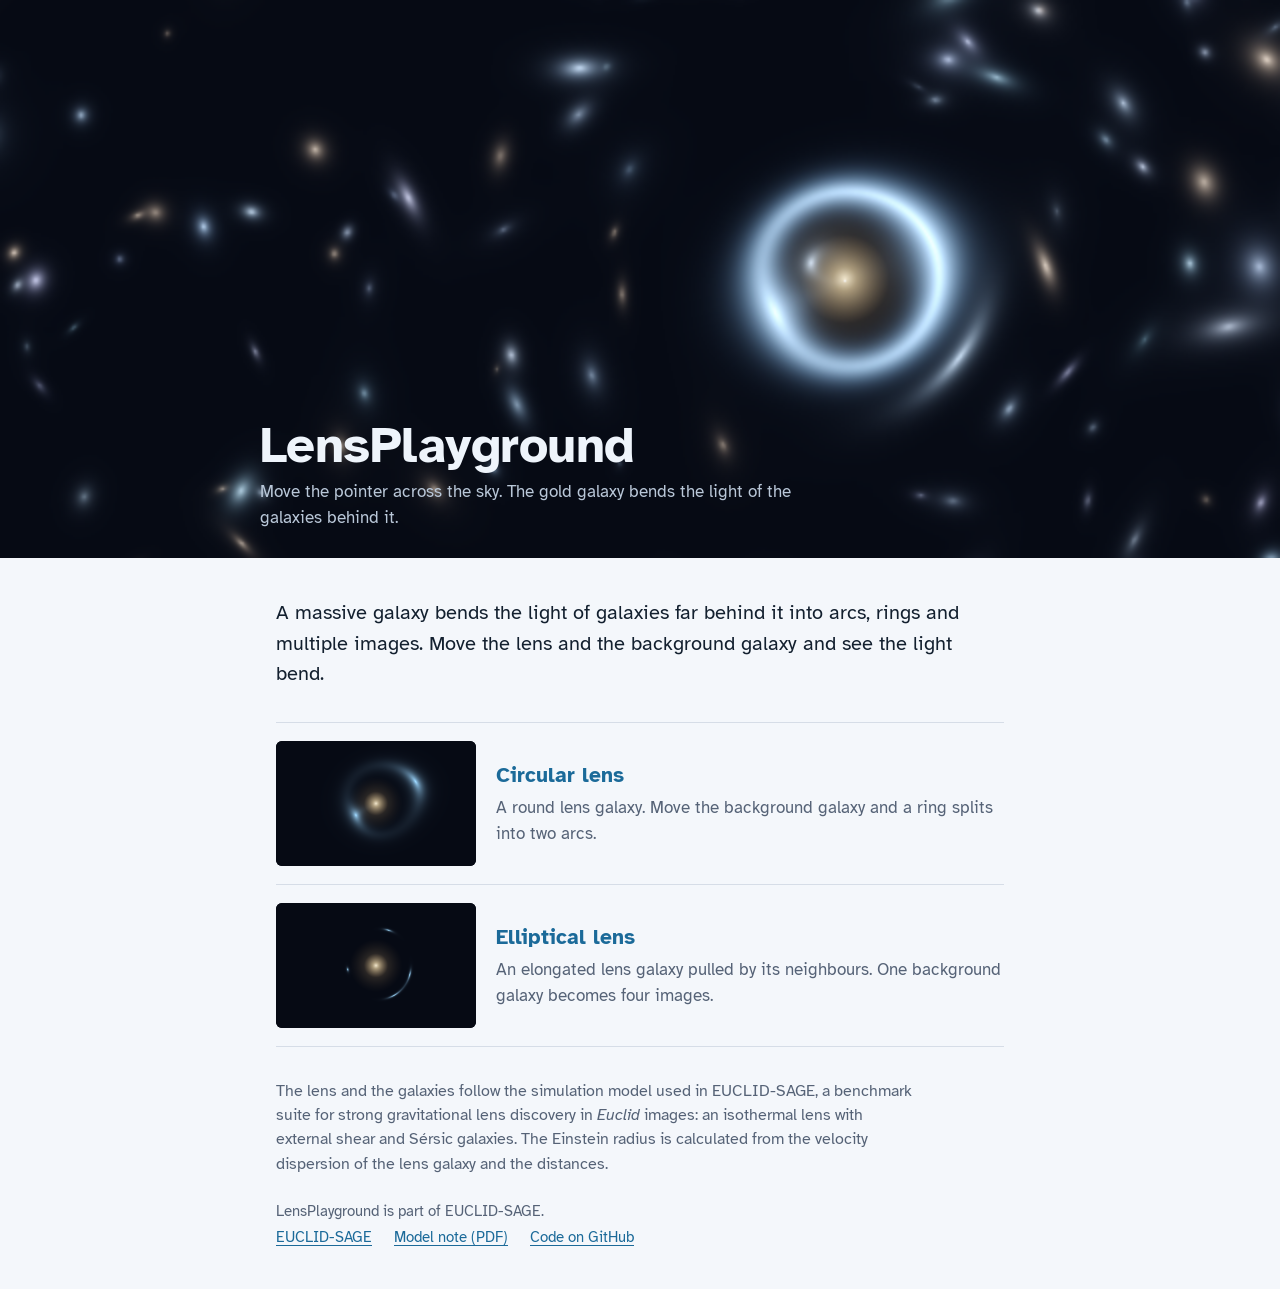
<file: index.html>
<!doctype html>
<html lang="en">
<head>
<meta charset="utf-8">
<meta name="viewport" content="width=device-width,initial-scale=1">
<title>LensPlayground</title>
<meta name="description" content="Gravitational lensing in the browser: move a lens galaxy and see the light of background galaxies bend into arcs, rings and multiple images.">
<link rel="stylesheet" href="playground.css">
</head>
<body>
<header class="sky">
  <canvas id="sky" aria-label="Background galaxies lensed by a foreground galaxy that follows the pointer"></canvas>
  <div class="title">
    <h1>LensPlayground</h1>
    <p>Move the pointer across the sky. The gold galaxy bends the light of the galaxies behind it.</p>
  </div>
</header>

<main class="home-content">
  <p class="intro">A massive galaxy bends the light of galaxies far behind it into arcs, rings and multiple images.
    Move the lens and the background galaxy and see the light bend.</p>

  <a class="lens-link" href="circular.html">
    <canvas id="circularExample" width="400" height="250" aria-hidden="true"></canvas>
    <div><h2>Circular lens</h2><p>A round lens galaxy. Move the background galaxy and a ring splits into two arcs.</p></div>
  </a>
  <a class="lens-link" href="elliptical.html">
    <canvas id="ellipticalExample" width="400" height="250" aria-hidden="true"></canvas>
    <div><h2>Elliptical lens</h2><p>An elongated lens galaxy pulled by its neighbours. One background galaxy becomes four images.</p></div>
  </a>

  <p class="model">The lens and the galaxies follow the simulation model used in EUCLID-SAGE, a benchmark suite for
    strong gravitational lens discovery in <i>Euclid</i> images: an isothermal lens with external shear and Sérsic
    galaxies. The Einstein radius is calculated from the velocity dispersion of the lens galaxy and the distances.</p>
</main>

<footer>
  LensPlayground is part of EUCLID-SAGE.
  <nav>
    <a href="https://github.com/singularity4/EUCLID-SAGE">EUCLID-SAGE</a>
    <a href="docs/lens_playground_models.pdf">Model note (PDF)</a>
    <a href="https://github.com/singularity4/LensPlayground">Code on GitHub</a>
  </nav>
</footer>

<script src="lensmodel.js"></script>
<script src="hero.js"></script>
<script>
(() => {
  'use strict';
  const { Hero, LensModel } = window;
  Hero.startHero(document.getElementById('sky'));

  // Circular lens: a galaxy off the axis gives an arc and a counter-image.
  Hero.drawExample(document.getElementById('circularExample'),
    {einsteinRadius: 1.15, e1: 0, e2: 0, shear1: 0, shear2: 0},
    {centreX: 0.32, centreY: 0.18, halfLightRadius: 0.2, axisRatio: 0.7, angle: 0.3});

  // Elliptical lens: a compact galaxy inside the caustic gives four images.
  const [lensE1, lensE2] = LensModel.angleAndRatioToEllipticity(0, 0.62);
  Hero.drawExample(document.getElementById('ellipticalExample'),
    {einsteinRadius: 1.15, e1: lensE1, e2: lensE2, shear1: 0.03, shear2: 0},
    {centreX: 0.1, centreY: 0.06, halfLightRadius: 0.025, axisRatio: 0.9, angle: 0.5, brightness: 2.5});
})();
</script>
</body>
</html>
</file>
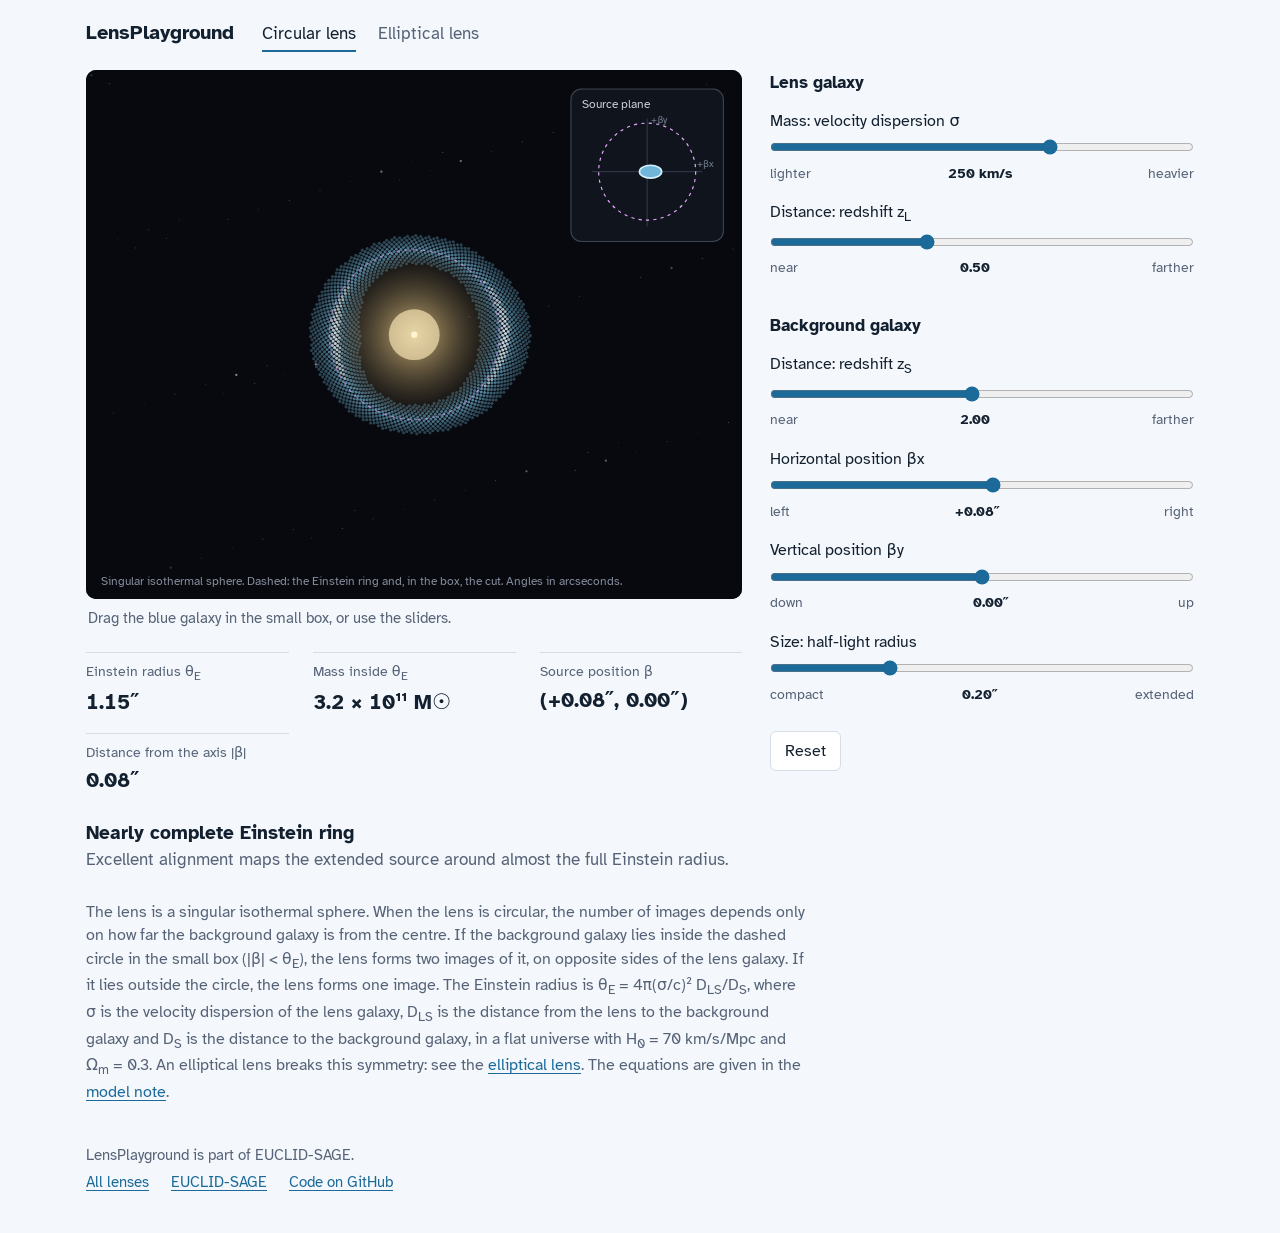
<file: circular.html>
<!doctype html>
<html lang="en">
<head>
<meta charset="utf-8">
<meta name="viewport" content="width=device-width,initial-scale=1">
<title>LensPlayground: circular lens</title>
<link rel="stylesheet" href="playground.css">
</head>
<body>
<header class="top">
  <a class="home" href="index.html">LensPlayground</a>
  <nav><a href="circular.html" aria-current="page">Circular lens</a><a href="elliptical.html">Elliptical lens</a></nav>
</header>

<div id="playground" class="layout">
  <div class="picture">
    <svg id="view" viewBox="0 0 620 500" role="img" aria-label="Lensed image of a background galaxy behind a circular lens">
            <defs>
              <radialGradient id="galaxyGlow">
                <stop offset="0" stop-color="#f4e4b2" stop-opacity=".95"/>
                <stop offset=".3" stop-color="#d6b779" stop-opacity=".55"/>
                <stop offset="1" stop-color="#77623f" stop-opacity="0"/>
              </radialGradient>
              <clipPath id="insetClip"><rect width="144" height="144" rx="10"/></clipPath>
            </defs>
            <rect width="620" height="500" fill="#07090e"/>
            <g id="stars"></g>
            <g id="lensedSource"></g>
            <circle id="einsteinRing" cx="310" cy="250" r="70" fill="none" stroke="#e7a8ff" stroke-width="1.2" stroke-opacity=".55" stroke-dasharray="4 4"/>
            <!-- lens galaxy: decoration only, not part of the lens model -->
            <circle cx="310" cy="250" r="82" fill="url(#galaxyGlow)"/>
            <ellipse cx="310" cy="250" rx="24" ry="24" fill="#e8d5a7" opacity=".78"/>
            <circle cx="310" cy="250" r="3" fill="#fff4cf"/>
            <g transform="translate(458 18)">
              <rect width="144" height="144" rx="10" fill="#10141d" stroke="#3f4653"/>
              <g clip-path="url(#insetClip)">
                <text x="10" y="18" fill="#c9ced8" font-size="11">Source plane</text>
                <line x1="72" y1="28" x2="72" y2="130" stroke="#414958" stroke-width=".7"/>
                <line x1="20" y1="78" x2="124" y2="78" stroke="#414958" stroke-width=".7"/>
                <circle cx="72" cy="78" r="3" fill="#9098a8"/>
                <circle id="cutCircle" cx="72" cy="78" r="30" fill="none" stroke="#e7a8ff" stroke-width="1.1" stroke-dasharray="3 4"/>
                <ellipse id="sourceMarker" cx="75" cy="78" rx="9" ry="6" fill="#6fb6d9" stroke="#d5f1ff" stroke-width="1.5" style="cursor:grab;touch-action:none"/>
              </g>
              <text x="119" y="74" fill="#747e8f" font-size="9">+βx</text>
              <text x="76" y="32" fill="#747e8f" font-size="9">+βy</text>
            </g>
            <text x="14" y="486" fill="#858d9c" font-size="11">Singular isothermal sphere. Dashed: the Einstein ring and, in the box, the cut. Angles in arcseconds.</text>
          </svg>
    <p class="hint">Drag the blue galaxy in the small box, or use the sliders.</p>
    <dl class="readout">
      <div><dt>Einstein radius θ<sub>E</sub></dt><dd id="einsteinRadiusText"></dd></div>
      <div><dt>Mass inside θ<sub>E</sub></dt><dd id="einsteinMassText"></dd></div>
      <div><dt>Source position β</dt><dd id="sourcePositionText"></dd></div>
      <div><dt>Distance from the axis |β|</dt><dd id="sourceOffsetText"></dd></div>
    </dl>
    <p class="verdict"><strong id="morphology"></strong><span id="explanation"></span></p>
  </div>

  <div class="controls">
    <section>
      <h2>Lens galaxy</h2>
      <div class="control">
        <label for="velocityDispersion">Mass: velocity dispersion σ</label>
        <input id="velocityDispersion" type="range" min="150" max="300" value="250" step="1">
        <div class="scale"><span>lighter</span><output id="velocityDispersionValue" for="velocityDispersion"></output><span>heavier</span></div>
      </div>
      <div class="control">
        <label for="lensRedshift">Distance: redshift z<sub>L</sub></label>
        <input id="lensRedshift" type="range" min="0.1" max="1.2" value="0.5" step="0.01">
        <div class="scale"><span>near</span><output id="lensRedshiftValue" for="lensRedshift"></output><span>farther</span></div>
      </div>
    </section>
    <section>
      <h2>Background galaxy</h2>
      <div class="control">
        <label for="sourceRedshift">Distance: redshift z<sub>S</sub></label>
        <input id="sourceRedshift" type="range" min="0.2" max="4" value="2" step="0.01">
        <div class="scale"><span>near</span><output id="sourceRedshiftValue" for="sourceRedshift"></output><span>farther</span></div>
      </div>
      <div class="control">
        <label for="sourceX">Horizontal position βx</label>
        <input id="sourceX" type="range" min="-1.5" max="1.5" value="0.08" step="0.01">
        <div class="scale"><span>left</span><output id="sourceXValue" for="sourceX"></output><span>right</span></div>
      </div>
      <div class="control">
        <label for="sourceY">Vertical position βy</label>
        <input id="sourceY" type="range" min="-1.5" max="1.5" value="0" step="0.01">
        <div class="scale"><span>down</span><output id="sourceYValue" for="sourceY"></output><span>up</span></div>
      </div>
      <div class="control">
        <label for="sourceRadius">Size: half-light radius</label>
        <input id="sourceRadius" type="range" min="0.05" max="0.6" value="0.2" step="0.01">
        <div class="scale"><span>compact</span><output id="sourceRadiusValue" for="sourceRadius"></output><span>extended</span></div>
      </div>
    </section>
    <button id="reset" type="button" class="reset">Reset</button>
  </div>

  <p class="note">The lens is a singular isothermal sphere. When the lens is circular, the number of images depends
    only on how far the background galaxy is from the centre. If the background galaxy lies inside the dashed circle in
    the small box (|β| &lt; θ<sub>E</sub>), the lens forms two images of it, on opposite sides of the lens galaxy. If it
    lies outside the circle, the lens forms one image. The Einstein radius is
    θ<sub>E</sub> = 4π(σ/c)² D<sub>LS</sub>/D<sub>S</sub>, where σ is the velocity dispersion of the lens galaxy,
    D<sub>LS</sub> is the distance from the lens to the background galaxy and D<sub>S</sub> is the distance to the
    background galaxy, in a flat universe with H<sub>0</sub> = 70 km/s/Mpc and Ω<sub>m</sub> = 0.3. An elliptical
    lens breaks this symmetry: see the <a href="elliptical.html">elliptical lens</a>. The equations are given in the
    <a href="docs/lens_playground_models.pdf">model note</a>.</p>
</div>

<footer>
  LensPlayground is part of EUCLID-SAGE.
  <nav>
    <a href="index.html">All lenses</a>
    <a href="https://github.com/singularity4/EUCLID-SAGE">EUCLID-SAGE</a>
    <a href="https://github.com/singularity4/LensPlayground">Code on GitHub</a>
  </nav>
</footer>

<script src="lensmodel.js"></script>
<script src="playground.js"></script>
<script>
(() => {
  'use strict';
  const { LensModel, Playground } = window;
  const element = id => document.getElementById(id);

  const SOURCE_AXIS_RATIO = 0.58;          // fixed axis ratio of the source on this page
  const [sourceE1, sourceE2] = LensModel.angleAndRatioToEllipticity(0, SOURCE_AXIS_RATIO);
  const DEFAULTS = {velocityDispersion: 250, lensRedshift: 0.5, sourceRedshift: 2, sourceX: 0.08, sourceY: 0, sourceRadius: 0.2};
  const sliders = Object.fromEntries(Object.keys(DEFAULTS).map(id => [id, element(id)]));

  /** Name and short explanation of the image configuration, from the source offset relative to the ring. */
  function describeImages(offset, einsteinRadius, halfLightRadius) {
    const relativeOffset = offset / (einsteinRadius + halfLightRadius);
    if (relativeOffset < 0.12) return ['Nearly complete Einstein ring', 'Excellent alignment maps the extended source around almost the full Einstein radius.'];
    if (relativeOffset < 0.45) return ['Partial ring / bright arcs', 'Moving the source away from the optical axis breaks the symmetric ring into arcs.'];
    if (relativeOffset < 0.9) return ['Asymmetric arc pair', 'The source is substantially off-axis. One image becomes dominant while a counterimage remains.'];
    return ['Weakly separated lens images', 'At large source offset the dramatic ring geometry disappears and the images become strongly asymmetric.'];
  }

  function update() {
    Playground.keepSourceBehindLens(sliders.lensRedshift, sliders.sourceRedshift);
    const velocityDispersion = +sliders.velocityDispersion.value;
    const lensRedshift = +sliders.lensRedshift.value;
    const sourceRedshift = +sliders.sourceRedshift.value;
    const einsteinRadius = LensModel.einsteinRadius(velocityDispersion, lensRedshift, sourceRedshift);
    const lens = {einsteinRadius, e1: 0, e2: 0, shear1: 0, shear2: 0};
    const source = {centreX: +sliders.sourceX.value, centreY: +sliders.sourceY.value, halfLightRadius: +sliders.sourceRadius.value,
                    sersicIndex: Playground.SOURCE_SERSIC_INDEX, e1: sourceE1, e2: sourceE2};
    const offset = Math.hypot(source.centreX, source.centreY);

    element('velocityDispersionValue').textContent = velocityDispersion.toFixed(0) + ' km/s';
    element('lensRedshiftValue').textContent = lensRedshift.toFixed(2);
    element('sourceRedshiftValue').textContent = sourceRedshift.toFixed(2);
    element('sourceXValue').textContent = Playground.formatAngle(source.centreX);
    element('sourceYValue').textContent = Playground.formatAngle(source.centreY);
    element('sourceRadiusValue').textContent = source.halfLightRadius.toFixed(2) + '″';
    element('sourcePositionText').textContent = '(' + Playground.formatAngle(source.centreX) + ', ' + Playground.formatAngle(source.centreY) + ')';
    element('sourceOffsetText').textContent = offset.toFixed(2) + '″';
    element('einsteinRadiusText').textContent = einsteinRadius.toFixed(2) + '″';
    element('einsteinMassText').textContent = Playground.formatMass(LensModel.massInsideEinsteinRadius(einsteinRadius, lensRedshift, sourceRedshift));

    // For the SIS the tangential critical curve is the Einstein ring, and the cut is the circle |beta| = theta_E.
    element('einsteinRing').setAttribute('r', Playground.imagePlaneLength(einsteinRadius));
    element('cutCircle').setAttribute('r', Playground.sourcePlaneLength(einsteinRadius));
    Playground.placeSourceMarker(element('sourceMarker'), source, SOURCE_AXIS_RATIO);
    Playground.drawLensedSource(element('lensedSource'), lens, source);

    const [name, explanation] = describeImages(offset, einsteinRadius, source.halfLightRadius);
    element('morphology').textContent = name;
    element('explanation').textContent = explanation;
  }

  Object.values(sliders).forEach(slider => slider.addEventListener('input', update));
  element('reset').addEventListener('click', () => {
    for (const [id, value] of Object.entries(DEFAULTS)) sliders[id].value = value;
    update();
  });
  Playground.drawStars(element('stars'));
  Playground.enableSourceDragging(element('view'), element('sourceMarker'), sliders.sourceX, sliders.sourceY, update);
  update();
})();
</script>
</body>
</html>
</file>
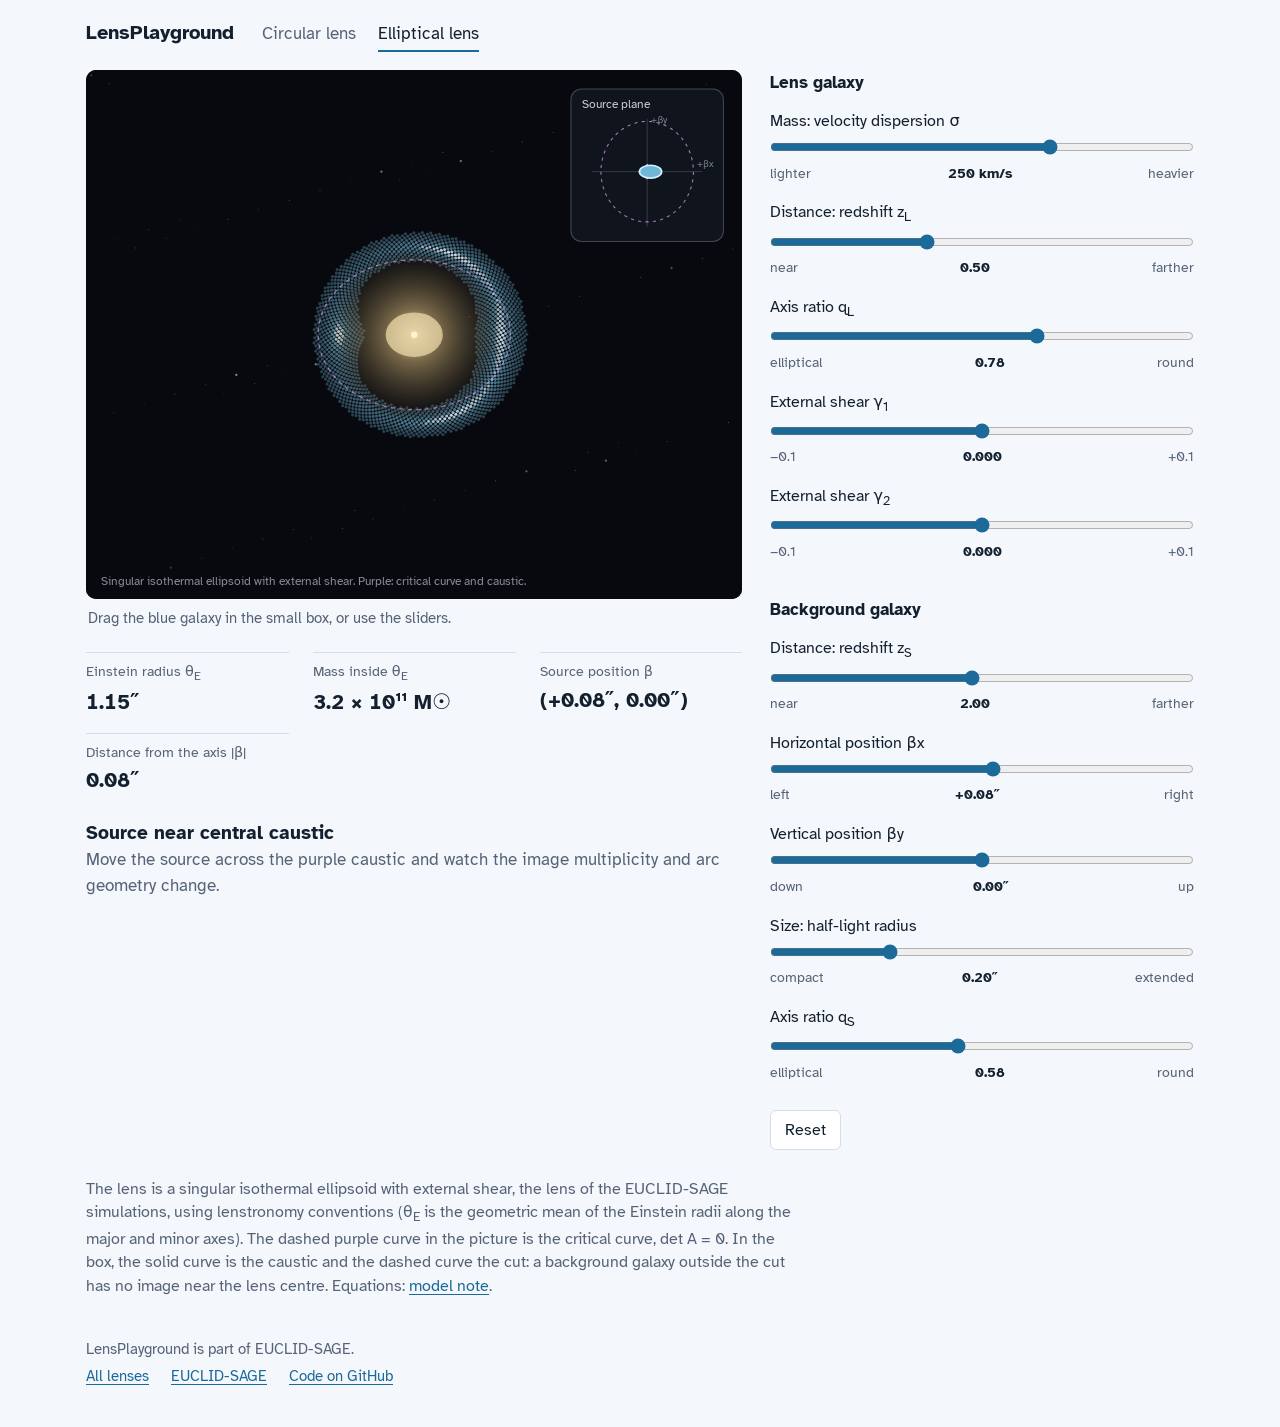
<file: elliptical.html>
<!doctype html>
<html lang="en">
<head>
<meta charset="utf-8">
<meta name="viewport" content="width=device-width,initial-scale=1">
<title>LensPlayground: elliptical lens</title>
<link rel="stylesheet" href="playground.css">
</head>
<body>
<header class="top">
  <a class="home" href="index.html">LensPlayground</a>
  <nav><a href="circular.html">Circular lens</a><a href="elliptical.html" aria-current="page">Elliptical lens</a></nav>
</header>

<div id="playground" class="layout">
  <div class="picture">
    <svg id="view" viewBox="0 0 620 500" role="img" aria-label="Lensed image of a background galaxy behind an elliptical lens">
            <defs>
              <radialGradient id="galaxyGlow">
                <stop offset="0" stop-color="#f4e4b2" stop-opacity=".95"/>
                <stop offset=".3" stop-color="#d6b779" stop-opacity=".55"/>
                <stop offset="1" stop-color="#77623f" stop-opacity="0"/>
              </radialGradient>
              <clipPath id="insetClip"><rect width="144" height="144" rx="10"/></clipPath>
            </defs>
            <rect width="620" height="500" fill="#07090e"/>
            <g id="stars"></g>
            <g id="lensedSource"></g>
            <path id="criticalCurve" fill="none" stroke="#e7a8ff" stroke-width="1.2" stroke-opacity=".62" stroke-dasharray="4 4"/>
            <!-- lens galaxy: decoration only, not part of the lens model -->
            <circle cx="310" cy="250" r="82" fill="url(#galaxyGlow)"/>
            <ellipse id="lensGalaxy" cx="310" cy="250" rx="27" ry="22" fill="#e8d5a7" opacity=".78"/>
            <circle cx="310" cy="250" r="3" fill="#fff4cf"/>
            <g transform="translate(458 18)">
              <rect width="144" height="144" rx="10" fill="#10141d" stroke="#3f4653"/>
              <g clip-path="url(#insetClip)">
                <text x="10" y="18" fill="#c9ced8" font-size="11">Source plane</text>
                <line x1="72" y1="28" x2="72" y2="130" stroke="#414958" stroke-width=".7"/>
                <line x1="20" y1="78" x2="124" y2="78" stroke="#414958" stroke-width=".7"/>
                <circle cx="72" cy="78" r="3" fill="#9098a8"/>
                <path id="cutCurve" fill="none" stroke="#e7a8ff" stroke-width="1" stroke-opacity=".7" stroke-dasharray="3 4"/>
                <path id="causticCurve" fill="none" stroke="#e7a8ff" stroke-width="1.25"/>
                <ellipse id="sourceMarker" cx="75" cy="78" rx="9" ry="5.22" fill="#6fb6d9" stroke="#d5f1ff" stroke-width="1.5" style="cursor:grab;touch-action:none"/>
              </g>
              <text x="119" y="74" fill="#747e8f" font-size="9">+βx</text>
              <text x="76" y="32" fill="#747e8f" font-size="9">+βy</text>
            </g>
            <text x="14" y="486" fill="#858d9c" font-size="11">Singular isothermal ellipsoid with external shear. Purple: critical curve and caustic.</text>
          </svg>
    <p class="hint">Drag the blue galaxy in the small box, or use the sliders.</p>
    <dl class="readout">
      <div><dt>Einstein radius θ<sub>E</sub></dt><dd id="einsteinRadiusText"></dd></div>
      <div><dt>Mass inside θ<sub>E</sub></dt><dd id="einsteinMassText"></dd></div>
      <div><dt>Source position β</dt><dd id="sourcePositionText"></dd></div>
      <div><dt>Distance from the axis |β|</dt><dd id="sourceOffsetText"></dd></div>
    </dl>
    <p class="verdict"><strong id="morphology"></strong><span id="explanation"></span></p>
  </div>

  <div class="controls">
    <section>
      <h2>Lens galaxy</h2>
      <div class="control">
        <label for="velocityDispersion">Mass: velocity dispersion σ</label>
        <input id="velocityDispersion" type="range" min="150" max="300" value="250" step="1">
        <div class="scale"><span>lighter</span><output id="velocityDispersionValue" for="velocityDispersion"></output><span>heavier</span></div>
      </div>
      <div class="control">
        <label for="lensRedshift">Distance: redshift z<sub>L</sub></label>
        <input id="lensRedshift" type="range" min="0.1" max="1.2" value="0.5" step="0.01">
        <div class="scale"><span>near</span><output id="lensRedshiftValue" for="lensRedshift"></output><span>farther</span></div>
      </div>
      <div class="control">
        <label for="lensAxisRatio">Axis ratio q<sub>L</sub></label>
        <input id="lensAxisRatio" type="range" min="0.4" max="1" value="0.78" step="0.01">
        <div class="scale"><span>elliptical</span><output id="lensAxisRatioValue" for="lensAxisRatio"></output><span>round</span></div>
      </div>
      <div class="control">
        <label for="shear1">External shear γ<sub>1</sub></label>
        <input id="shear1" type="range" min="-0.1" max="0.1" value="0" step="0.005">
        <div class="scale"><span>−0.1</span><output id="shear1Value" for="shear1"></output><span>+0.1</span></div>
      </div>
      <div class="control">
        <label for="shear2">External shear γ<sub>2</sub></label>
        <input id="shear2" type="range" min="-0.1" max="0.1" value="0" step="0.005">
        <div class="scale"><span>−0.1</span><output id="shear2Value" for="shear2"></output><span>+0.1</span></div>
      </div>
    </section>
    <section>
      <h2>Background galaxy</h2>
      <div class="control">
        <label for="sourceRedshift">Distance: redshift z<sub>S</sub></label>
        <input id="sourceRedshift" type="range" min="0.2" max="4" value="2" step="0.01">
        <div class="scale"><span>near</span><output id="sourceRedshiftValue" for="sourceRedshift"></output><span>farther</span></div>
      </div>
      <div class="control">
        <label for="sourceX">Horizontal position βx</label>
        <input id="sourceX" type="range" min="-1.5" max="1.5" value="0.08" step="0.01">
        <div class="scale"><span>left</span><output id="sourceXValue" for="sourceX"></output><span>right</span></div>
      </div>
      <div class="control">
        <label for="sourceY">Vertical position βy</label>
        <input id="sourceY" type="range" min="-1.5" max="1.5" value="0" step="0.01">
        <div class="scale"><span>down</span><output id="sourceYValue" for="sourceY"></output><span>up</span></div>
      </div>
      <div class="control">
        <label for="sourceRadius">Size: half-light radius</label>
        <input id="sourceRadius" type="range" min="0.05" max="0.6" value="0.2" step="0.01">
        <div class="scale"><span>compact</span><output id="sourceRadiusValue" for="sourceRadius"></output><span>extended</span></div>
      </div>
      <div class="control">
        <label for="sourceAxisRatio">Axis ratio q<sub>S</sub></label>
        <input id="sourceAxisRatio" type="range" min="0.25" max="1" value="0.58" step="0.01">
        <div class="scale"><span>elliptical</span><output id="sourceAxisRatioValue" for="sourceAxisRatio"></output><span>round</span></div>
      </div>
    </section>
    <button id="reset" type="button" class="reset">Reset</button>
  </div>

  <p class="note">The lens is a singular isothermal ellipsoid with external shear, the lens of the EUCLID-SAGE
    simulations, using lenstronomy conventions (θ<sub>E</sub> is the geometric mean of the Einstein radii along the
    major and minor axes). The dashed purple curve in the picture is the critical curve, det A = 0. In the box, the
    solid curve is the caustic and the dashed curve the cut: a background galaxy outside the cut has no image near the
    lens centre. Equations: <a href="docs/lens_playground_models.pdf">model note</a>.</p>
</div>

<footer>
  LensPlayground is part of EUCLID-SAGE.
  <nav>
    <a href="index.html">All lenses</a>
    <a href="https://github.com/singularity4/EUCLID-SAGE">EUCLID-SAGE</a>
    <a href="https://github.com/singularity4/LensPlayground">Code on GitHub</a>
  </nav>
</footer>

<script src="lensmodel.js"></script>
<script src="playground.js"></script>
<script>
(() => {
  'use strict';
  const { LensModel, Playground } = window;
  const element = id => document.getElementById(id);

  const CURVE_RAYS = 240;                  // rays used to find the critical curve, caustic and cut
  const DEFAULTS = {velocityDispersion: 250, lensRedshift: 0.5, sourceRedshift: 2, sourceX: 0.08, sourceY: 0, sourceRadius: 0.2,
                    lensAxisRatio: 0.78, shear1: 0, shear2: 0, sourceAxisRatio: 0.58};
  const sliders = Object.fromEntries(Object.keys(DEFAULTS).map(id => [id, element(id)]));

  /** Name and short explanation of the configuration. */
  function describeImages(lensAxisRatio, shear, offset, einsteinRadius) {
    if (lensAxisRatio > 0.97 && shear < 0.005) return ['Nearly circular lens', 'As qL → 1 without shear, the astroid caustic collapses toward the circular SIS limit.'];
    if (offset < 0.1 * einsteinRadius) return ['Source near central caustic', 'Move the source across the purple caustic and watch the image multiplicity and arc geometry change.'];
    return ['Elliptical lens mapping', 'qL and the shear change the gravitational mapping; qS changes the intrinsic source shape.'];
  }

  function update() {
    Playground.keepSourceBehindLens(sliders.lensRedshift, sliders.sourceRedshift);
    const velocityDispersion = +sliders.velocityDispersion.value;
    const lensRedshift = +sliders.lensRedshift.value;
    const sourceRedshift = +sliders.sourceRedshift.value;
    const lensAxisRatio = +sliders.lensAxisRatio.value;
    const sourceAxisRatio = +sliders.sourceAxisRatio.value;
    const einsteinRadius = LensModel.einsteinRadius(velocityDispersion, lensRedshift, sourceRedshift);
    // Lens and source are aligned with the axes (orientation angle 0).
    const [lensE1, lensE2] = LensModel.angleAndRatioToEllipticity(0, lensAxisRatio);
    const [sourceE1, sourceE2] = LensModel.angleAndRatioToEllipticity(0, sourceAxisRatio);
    const lens = {einsteinRadius, e1: lensE1, e2: lensE2, shear1: +sliders.shear1.value, shear2: +sliders.shear2.value};
    const source = {centreX: +sliders.sourceX.value, centreY: +sliders.sourceY.value, halfLightRadius: +sliders.sourceRadius.value,
                    sersicIndex: Playground.SOURCE_SERSIC_INDEX, e1: sourceE1, e2: sourceE2};
    const offset = Math.hypot(source.centreX, source.centreY);

    element('velocityDispersionValue').textContent = velocityDispersion.toFixed(0) + ' km/s';
    element('lensRedshiftValue').textContent = lensRedshift.toFixed(2);
    element('sourceRedshiftValue').textContent = sourceRedshift.toFixed(2);
    element('sourceXValue').textContent = Playground.formatAngle(source.centreX);
    element('sourceYValue').textContent = Playground.formatAngle(source.centreY);
    element('sourceRadiusValue').textContent = source.halfLightRadius.toFixed(2) + '″';
    element('lensAxisRatioValue').textContent = lensAxisRatio.toFixed(2);
    element('shear1Value').textContent = lens.shear1.toFixed(3);
    element('shear2Value').textContent = lens.shear2.toFixed(3);
    element('sourceAxisRatioValue').textContent = sourceAxisRatio.toFixed(2);
    element('sourcePositionText').textContent = '(' + Playground.formatAngle(source.centreX) + ', ' + Playground.formatAngle(source.centreY) + ')';
    element('sourceOffsetText').textContent = offset.toFixed(2) + '″';
    element('einsteinRadiusText').textContent = einsteinRadius.toFixed(2) + '″';
    element('einsteinMassText').textContent = Playground.formatMass(LensModel.massInsideEinsteinRadius(einsteinRadius, lensRedshift, sourceRedshift));

    element('criticalCurve').setAttribute('d', Playground.imagePlanePath(LensModel.criticalCurve(lens, CURVE_RAYS)));
    element('causticCurve').setAttribute('d', Playground.sourcePlanePath(LensModel.caustic(lens, CURVE_RAYS)));
    element('cutCurve').setAttribute('d', Playground.sourcePlanePath(LensModel.cut(lens, CURVE_RAYS)));
    element('lensGalaxy').setAttribute('ry', 27 * lensAxisRatio);
    Playground.placeSourceMarker(element('sourceMarker'), source, sourceAxisRatio);
    Playground.drawLensedSource(element('lensedSource'), lens, source);

    const [name, explanation] = describeImages(lensAxisRatio, Math.hypot(lens.shear1, lens.shear2), offset, einsteinRadius);
    element('morphology').textContent = name;
    element('explanation').textContent = explanation;
  }

  Object.values(sliders).forEach(slider => slider.addEventListener('input', update));
  element('reset').addEventListener('click', () => {
    for (const [id, value] of Object.entries(DEFAULTS)) sliders[id].value = value;
    update();
  });
  Playground.drawStars(element('stars'));
  Playground.enableSourceDragging(element('view'), element('sourceMarker'), sliders.sourceX, sliders.sourceY, update);
  update();
})();
</script>
</body>
</html>
</file>
<file: playground.css>
/*
 * playground.css - typeface, colours and layout of the LensPlayground pages, in light and dark mode.
 * Colours: night blue of the sky, blue of the lensed light, gold of the lens galaxy.
 */

@font-face {
  font-family: 'Atkinson Hyperlegible';
  font-style: normal;
  font-weight: 400;
  font-display: swap;
  src: url('fonts/atkinson-hyperlegible-latin-400-normal.woff2') format('woff2');
}
@font-face {
  font-family: 'Atkinson Hyperlegible';
  font-style: normal;
  font-weight: 700;
  font-display: swap;
  src: url('fonts/atkinson-hyperlegible-latin-700-normal.woff2') format('woff2');
}
@font-face {
  font-family: 'Atkinson Hyperlegible';
  font-style: italic;
  font-weight: 400;
  font-display: swap;
  src: url('fonts/atkinson-hyperlegible-latin-400-italic.woff2') format('woff2');
}

:root {
  --paper: #f4f7fb;
  --surface: #ffffff;
  --ink: #13202f;
  --muted: #566377;
  --rule: #d6dde7;
  --accent: #1b6a99;
  --sky: #060a14;
}

@media (prefers-color-scheme: dark) {
  :root {
    --paper: #0a101b;
    --surface: #0f1726;
    --ink: #e7eef6;
    --muted: #97a5b7;
    --rule: #243245;
    --accent: #8fd0f0;
  }
}

* { box-sizing: border-box; }

html {
  font-family: 'Atkinson Hyperlegible', system-ui, sans-serif;
  font-size: 17px;
  line-height: 1.5;
}

body { margin: 0; background: var(--paper); color: var(--ink); }
a { color: var(--accent); text-underline-offset: 3px; }
:focus-visible { outline: 2px solid var(--accent); outline-offset: 3px; border-radius: 3px; }

footer { max-width: 1140px; margin: 0 auto; padding: 0 16px 40px; color: var(--muted); font-size: .88rem; }
footer nav { display: flex; flex-wrap: wrap; gap: 6px 22px; margin-top: 4px; }

/* ------------------------------------------------------------------------------------------- start page */

.sky { position: relative; background: var(--sky); }
.sky canvas { display: block; width: 100%; height: min(62vh, 560px); min-height: 320px; cursor: crosshair; touch-action: none; }
.sky .title { position: absolute; left: max(16px, calc((100% - 760px) / 2)); right: 16px; bottom: 28px; color: #eef4fb; pointer-events: none; }
.sky h1 { margin: 0; font-size: 3rem; line-height: 1.05; font-weight: 700; letter-spacing: -0.01em; }
.sky .title p { margin: .4rem 0 0; color: #b9c7d8; max-width: 34em; }

.home-content { max-width: 760px; margin: 0 auto; padding: 40px 16px 24px; }
.home-content + footer { max-width: 760px; }
.intro { font-size: 1.2rem; margin: 0 0 32px; max-width: 36em; }

.lens-link {
  display: grid;
  grid-template-columns: 200px 1fr;
  gap: 20px;
  align-items: center;
  padding: 18px 0;
  border-top: 1px solid var(--rule);
  color: inherit;
  text-decoration: none;
}
.lens-link:last-of-type { border-bottom: 1px solid var(--rule); }
.lens-link canvas { width: 200px; height: 125px; border-radius: 6px; display: block; background: var(--sky); }
.lens-link h2 { margin: 0 0 .2rem; font-size: 1.25rem; color: var(--accent); }
.lens-link p { margin: 0; color: var(--muted); }
.lens-link:hover h2, .lens-link:focus-visible h2 { text-decoration: underline; text-underline-offset: 3px; }
.lens-link:focus-visible { outline-offset: 4px; }

.model { margin: 32px 0 0; color: var(--muted); font-size: .95rem; max-width: 40em; }

@media (max-width: 560px) {
  .sky h1 { font-size: 2.2rem; }
  .lens-link { grid-template-columns: 120px 1fr; gap: 14px; }
  .lens-link canvas { width: 120px; height: 75px; }
}

/* -------------------------------------------------------------------------------------------- lens pages */

.top { display: flex; flex-wrap: wrap; align-items: baseline; gap: 6px 28px; max-width: 1140px; margin: 0 auto; padding: 18px 16px 10px; }
.top .home { font-weight: 700; color: var(--ink); text-decoration: none; font-size: 1.15rem; }
.top nav { display: flex; gap: 22px; }
.top nav a { color: var(--muted); text-decoration: none; padding-bottom: 3px; border-bottom: 2px solid transparent; }
.top nav a[aria-current] { color: var(--ink); border-bottom-color: var(--accent); }
.top nav a:hover { color: var(--ink); }

.layout { display: grid; gap: 28px; align-items: start; max-width: 1140px; margin: 0 auto; padding: 8px 16px 40px; }
@media (min-width: 860px) {
  .layout { grid-template-columns: minmax(0, 1.55fr) minmax(280px, 1fr); }
}

.picture svg { display: block; width: 100%; height: auto; border-radius: 10px; background: var(--sky); }
.picture .hint { margin: 8px 2px 0; color: var(--muted); font-size: .9rem; }

.readout { display: grid; grid-template-columns: repeat(auto-fit, minmax(150px, 1fr)); gap: 14px 24px; margin: 22px 0 0; }
.readout div { border-top: 1px solid var(--rule); padding-top: 8px; }
.readout dt { color: var(--muted); font-size: .85rem; }
.readout dd { margin: 2px 0 0; font-size: 1.25rem; font-weight: 700; font-variant-numeric: tabular-nums; }

.verdict { margin: 22px 0 0; }
.verdict strong { display: block; font-size: 1.1rem; }
.verdict span { color: var(--muted); }

.controls h2 { font-size: 1rem; margin: 0 0 6px; }
.controls section + section { margin-top: 26px; }
.control { padding: 8px 0; }
.control label { display: block; font-size: .95rem; }
.control input { width: 100%; margin: 6px 0 2px; accent-color: var(--accent); }
.scale { display: flex; justify-content: space-between; font-size: .85rem; color: var(--muted); }
.scale output { color: var(--ink); font-weight: 700; font-variant-numeric: tabular-nums; }

.reset {
  margin-top: 18px;
  font: inherit;
  font-size: .95rem;
  color: var(--ink);
  background: var(--surface);
  border: 1px solid var(--rule);
  border-radius: 6px;
  padding: 7px 14px;
  cursor: pointer;
}

.note { grid-column: 1 / -1; max-width: 46em; color: var(--muted); font-size: .92rem; margin: 0; }
</file>
